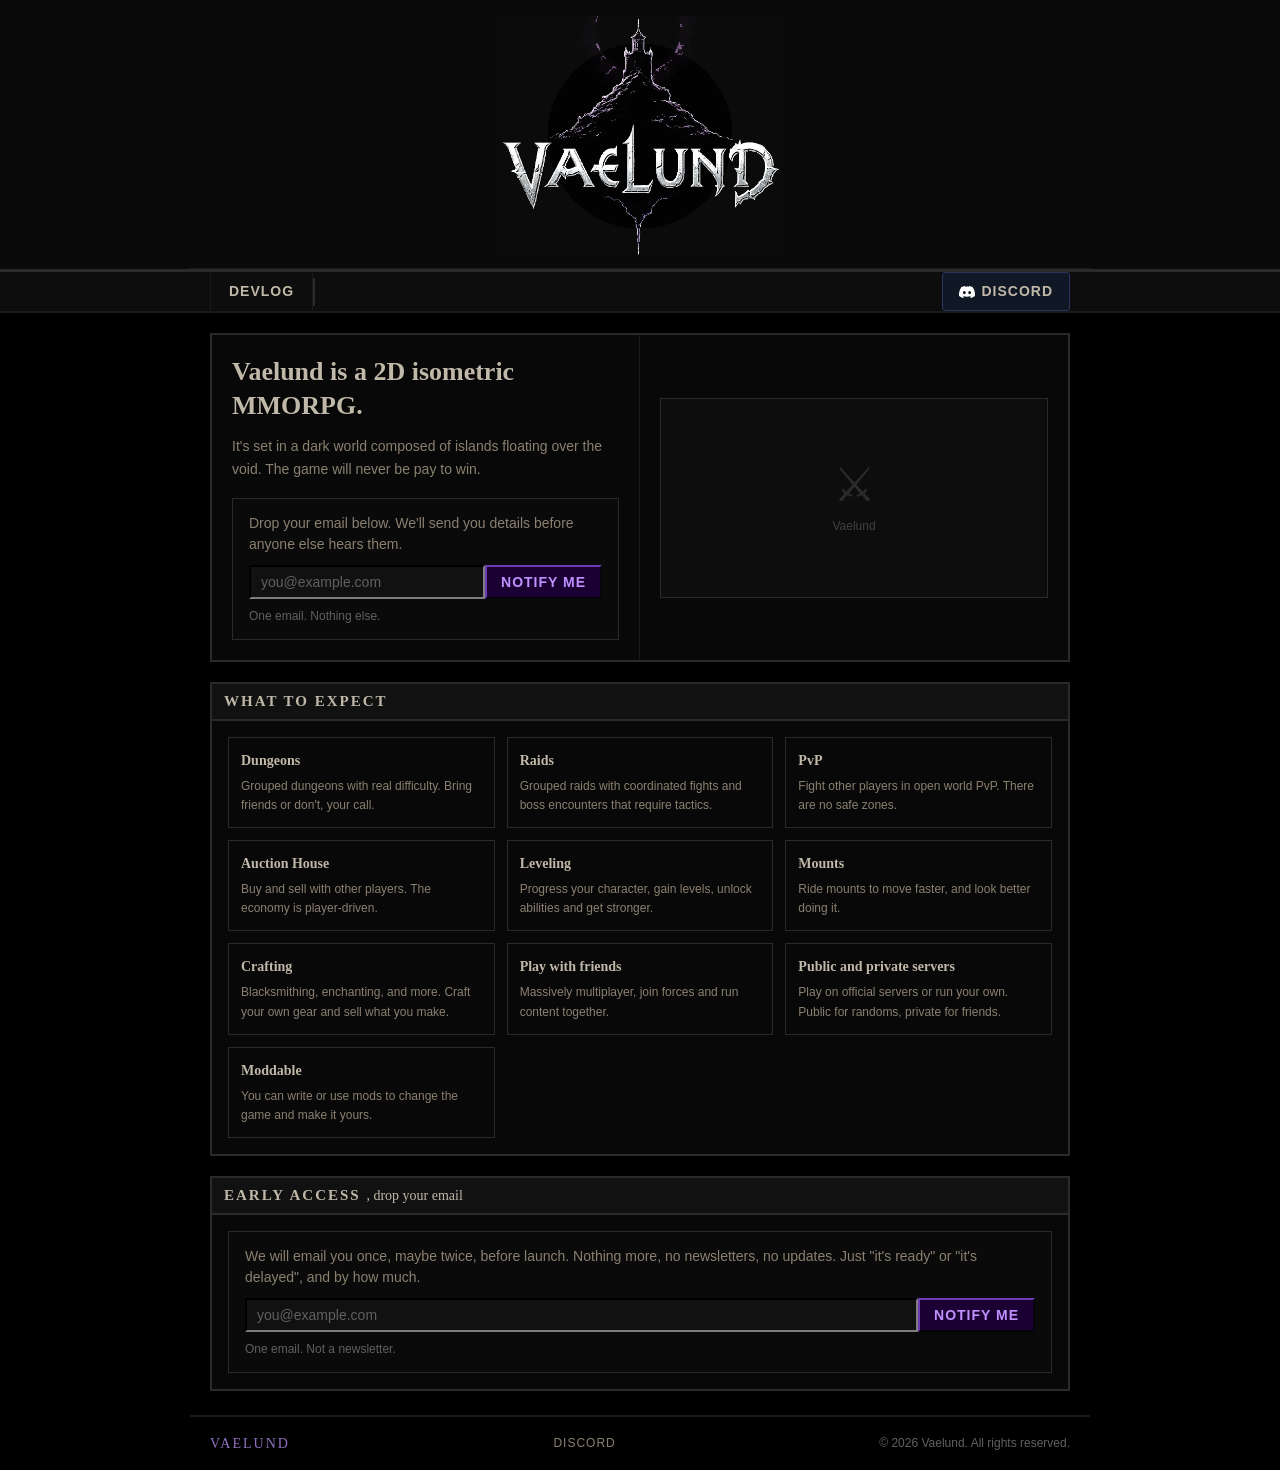
<file: index.html>
<!DOCTYPE html>
<html lang="en">
<head>
  <meta charset="utf-8">
  <meta name="viewport" content="width=device-width, initial-scale=1">
  <meta name="description" content="Vaelund, a 2D isometric MMORPG. Dungeons, raids, PvP, crafting, and more.">
  <title>Vaelund, a 2D isometric MMORPG</title>
  <link rel="icon" type="image/png" href="favicon.png">
  <link rel="stylesheet" href="static/css/style.css">
</head>
<body>

<!-- ── Ambient edge particles ──────────────────────────────── -->
<div id="edge-particles">
  <span class="edge-particle ep-l1"></span>
  <span class="edge-particle ep-l2"></span>
  <span class="edge-particle ep-l3"></span>
  <span class="edge-particle ep-l4"></span>
  <span class="edge-particle ep-l5"></span>
  <span class="edge-particle ep-l6"></span>
  <span class="edge-particle ep-l7"></span>
  <span class="edge-particle ep-l8"></span>
  <span class="edge-particle ep-r1"></span>
  <span class="edge-particle ep-r2"></span>
  <span class="edge-particle ep-r3"></span>
  <span class="edge-particle ep-r4"></span>
  <span class="edge-particle ep-r5"></span>
  <span class="edge-particle ep-r6"></span>
  <span class="edge-particle ep-r7"></span>
  <span class="edge-particle ep-r8"></span>
</div>



<!-- ── Header ─────────────────────────────────────────────── -->
<div id="header">
  <div id="header-inner">
    <a href="/" id="logo">
      <span id="logo-title">
        <span class="aura"></span>
        <span class="particle p1"></span><span class="particle p2"></span><span class="particle p3"></span><span class="particle p4"></span>
        <span class="particle p5"></span><span class="particle p6"></span><span class="particle p7"></span><span class="particle p8"></span>
        <span class="particle p9"></span><span class="particle p10"></span><span class="particle p11"></span><span class="particle p12"></span>
        <span class="sparkle-layer">
          <span class="sp sp1"></span><span class="sp sp2"></span><span class="sp sp3"></span><span class="sp sp4"></span>
          <span class="sp sp5"></span><span class="sp sp6"></span><span class="sp sp7"></span><span class="sp sp8"></span>
          <span class="sp sp9"></span><span class="sp sp10"></span><span class="sp sp11"></span><span class="sp sp12"></span>
          <span class="sp sp13"></span><span class="sp sp14"></span><span class="sp sp15"></span><span class="sp sp16"></span>
        </span>
        <img src="static/img/logo.png" alt="Vaelund" id="logo-img">
      </span>
    </a>
  </div>
</div>

<!-- ── Nav ────────────────────────────────────────────────── -->
<div id="nav">
  <div id="nav-inner">
    <a href="/devlog/" class="nav-link">Devlog</a>
    <span class="nav-sep"></span>
    <a href="https://discord.gg/zGsjYMMYqN" class="nav-link nav-discord" target="_blank" rel="noopener">
      <img src="/static/img/discord.svg" alt="Discord" class="nav-discord-icon"> Discord
    </a>
  </div>
</div>

<!-- ── Main ────────────────────────────────────────────────── -->
<div id="main">

  <!-- ── Hero ──────────────────────────────────────────── -->
  <div id="hero">
    <div id="hero-inner">
      <div id="hero-left">
        <div id="hero-title">Vaelund is a 2D isometric MMORPG.</div>
        <div id="hero-desc">
          It's set in a dark world composed of islands floating over the void.
          The game will never be pay to win.
        </div>

        <div id="email-form-wrap">
          <p>Drop your email below. We'll send you details before anyone else hears them.</p>
          <form id="email-form" novalidate>
            <div class="email-row">
              <input
                type="email"
                id="email"
                name="email"
                class="email-input"
                placeholder="you@example.com"
                autocomplete="email"
                required
              >
              <button type="submit" class="email-submit" id="submit-btn">Notify me</button>
            </div>
            <div class="email-error" id="form-error"></div>
          </form>
          <div class="email-success" id="form-success">You're on the list. We'll be in touch before launch.</div>
          <div class="email-note">One email. Nothing else.</div>
        </div>
      </div>

      <div id="hero-right">
        <div id="hero-img-placeholder">
          <span class="big">⚔</span>
          <span>Vaelund</span>
        </div>
      </div>
    </div>
  </div>

  <!-- ── Features ─────────────────────────────────────── -->
  <div id="features" class="box">
    <div class="box-title">What to expect</div>
    <div class="box-body">
      <div id="features-grid">
        <div class="feature-item">
          <h3>Dungeons</h3>
          <p>Grouped dungeons with real difficulty. Bring friends or don't, your call.</p>
        </div>
        <div class="feature-item">
          <h3>Raids</h3>
          <p>Grouped raids with coordinated fights and boss encounters that require tactics.</p>
        </div>
        <div class="feature-item">
          <h3>PvP</h3>
          <p>Fight other players in open world PvP. There are no safe zones.</p>
        </div>
        <div class="feature-item">
          <h3>Auction House</h3>
          <p>Buy and sell with other players. The economy is player-driven.</p>
        </div>
        <div class="feature-item">
          <h3>Leveling</h3>
          <p>Progress your character, gain levels, unlock abilities and get stronger.</p>
        </div>
        <div class="feature-item">
          <h3>Mounts</h3>
          <p>Ride mounts to move faster, and look better doing it.</p>
        </div>
        <div class="feature-item">
          <h3>Crafting</h3>
          <p>Blacksmithing, enchanting, and more. Craft your own gear and sell what you make.</p>
        </div>
        <div class="feature-item">
          <h3>Play with friends</h3>
          <p>Massively multiplayer, join forces and run content together.</p>
        </div>
        <div class="feature-item">
          <h3>Public and private servers</h3>
          <p>Play on official servers or run your own. Public for randoms, private for friends.</p>
        </div>
        <div class="feature-item">
          <h3>Moddable</h3>
          <p>You can write or use mods to change the game and make it yours.</p>
        </div>
      </div>
    </div>
  </div>

  <!-- ── Signup CTA ────────────────────────────────────── -->
  <div id="signup" class="box">
    <div class="box-title">Early Access <span class="accent">, drop your email</span></div>
    <div class="box-body">
      <div id="email-form-wrap">
        <p>We will email you once, maybe twice, before launch. Nothing more, no newsletters, no updates. Just "it's ready" or "it's delayed", and by how much.</p>
        <form id="email-form-2" novalidate>
          <div class="email-row">
            <input
              type="email"
              id="email2"
              name="email"
              class="email-input"
              placeholder="you@example.com"
              autocomplete="email"
              required
            >
            <button type="submit" class="email-submit">Notify me</button>
          </div>
          <div class="email-error" id="form-error-2"></div>
        </form>
        <div class="email-success" id="form-success-2">You're on the list.</div>
        <div class="email-note">One email. Not a newsletter.</div>
      </div>
    </div>
  </div>

</div>

<!-- ── Footer ─────────────────────────────────────────────── -->
<div id="footer">
  <span class="footer-brand">VAELUND</span>
  <div class="footer-links">
    <a href="https://discord.gg/zGsjYMMYqN" target="_blank" rel="noopener">Discord</a>
  </div>
  <span>© 2026 Vaelund. All rights reserved.</span>
</div>

<!-- ── Toast ─────────────────────────────────────────────── -->
<div id="toast"></div>

<!-- ── Scripts ────────────────────────────────────────────── -->
<script>
(function() {
  // Google Forms endpoint -- responses linked to Google Sheet
  var FORM_RESPONSE_URL = 'https://docs.google.com/forms/d/e/1FAIpQLSftVJ3cUbMerIn2yAtHELKcyJZci0sbXnTsOLen7eDjkcGc3A/formResponse';
  var FORM_ENTRY_ID = 'entry.1036080517';

  function showToast(msg) {
    var t = document.getElementById('toast');
    t.textContent = msg;
    t.classList.add('show');
    setTimeout(function() { t.classList.remove('show'); }, 4000);
  }

  function validateEmail(email) {
    return /^[^\s@]+@[^\s@]+\.[^\s@]+$/.test(email);
  }

  function submitForm(form, emailInput, errorEl, successEl, btn) {
    var email = emailInput.value.trim();
    errorEl.classList.remove('show');
    successEl.classList.remove('show');
    form.classList.remove('hidden');

    if (!validateEmail(email)) {
      errorEl.textContent = 'Enter a valid email address.';
      errorEl.classList.add('show');
      return;
    }

    btn.disabled = true;
    btn.textContent = 'Sending…';

    var body = FORM_ENTRY_ID + '=' + encodeURIComponent(email);
    fetch(FORM_RESPONSE_URL, {
      method: 'POST',
      mode: 'no-cors',
      headers: { 'Content-Type': 'application/x-www-form-urlencoded' },
      body: body
    })
      .then(function() {
        form.classList.add('hidden');
        successEl.classList.add('show');
        showToast("You're on the list!");
      })
      .catch(function() {
        errorEl.textContent = 'Something went wrong. Try again.';
        errorEl.classList.add('show');
        btn.disabled = false;
        btn.textContent = 'Notify me';
      });
  }

  // Main form
  var form1 = document.getElementById('email-form');
  if (form1) {
    form1.addEventListener('submit', function(e) {
      e.preventDefault();
      submitForm(
        form1,
        document.getElementById('email'),
        document.getElementById('form-error'),
        document.getElementById('form-success'),
        document.getElementById('submit-btn')
      );
    });
  }

  // Footer form
  var form2 = document.getElementById('email-form-2');
  if (form2) {
    form2.addEventListener('submit', function(e) {
      e.preventDefault();
      var btn = form2.querySelector('button[type=submit]');
      submitForm(
        form2,
        document.getElementById('email2'),
        document.getElementById('form-error-2'),
        document.getElementById('form-success-2'),
        btn
      );
    });
  }

  // Smooth scroll for nav links
  document.querySelectorAll('.nav-link[href^="#"]').forEach(function(link) {
    link.addEventListener('click', function(e) {
      var target = document.querySelector(link.getAttribute('href'));
      if (target) {
        e.preventDefault();
        target.scrollIntoView({ behavior: 'smooth', block: 'start' });
      }
    });
  });

  // Sync edge particles height to full document height
  function syncEdgeParticles() {
    var ep = document.getElementById('edge-particles');
    if (ep) ep.style.height = document.documentElement.scrollHeight + 'px';
  }
  syncEdgeParticles();
  window.addEventListener('resize', syncEdgeParticles);
})();
</script>

</body>
</html>
</file>
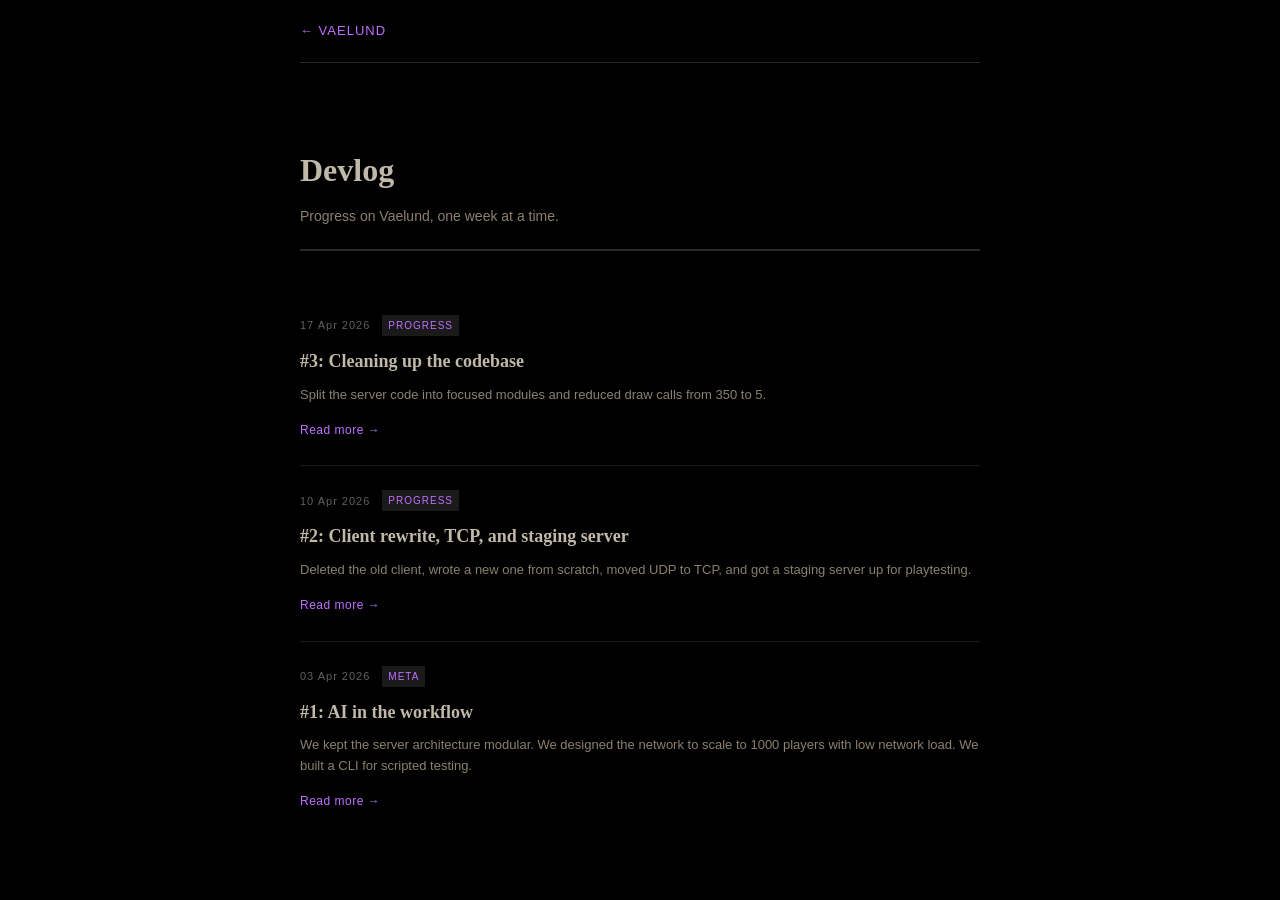
<file: devlog/index.html>
<!DOCTYPE html>
<html lang="en">
<head>
  <meta charset="utf-8">
  <meta name="viewport" content="width=device-width, initial-scale=1">
  <title>Devlog -- Vaelund</title>
  <link rel="stylesheet" href="/static/css/devlog.css">
</head>
<body>
  <nav class="devlog-nav">
    <a href="/" class="site-link">← Vaelund</a>
  </nav>
  <main class="devlog-index">
    <header class="index-header">
      <h1>Devlog</h1>
      <p>Progress on Vaelund, one week at a time.</p>
    </header>
    <div class="post-list">
      <article class="post-card">
        <div class="post-meta">
          <span class="post-date">17 Apr 2026</span>
          <span class="post-tag">progress</span>
        </div>
        <h2 class="post-title"><a href="/devlog/3-cleaning-up-the-codebase">#3: Cleaning up the codebase</a></h2>
        <p class="post-excerpt">Split the server code into focused modules and reduced draw calls from 350 to 5.</p>
        <a href="/devlog/3-cleaning-up-the-codebase" class="read-more">Read more →</a>
      </article>

      <article class="post-card">
        <div class="post-meta">
          <span class="post-date">10 Apr 2026</span>
          <span class="post-tag">progress</span>
        </div>
        <h2 class="post-title"><a href="/devlog/2-client-rewrite-tcp-and-staging-server">#2: Client rewrite, TCP, and staging server</a></h2>
        <p class="post-excerpt">Deleted the old client, wrote a new one from scratch, moved UDP to TCP, and got a staging server up for playtesting.</p>
        <a href="/devlog/2-client-rewrite-tcp-and-staging-server" class="read-more">Read more →</a>
      </article>

      <article class="post-card">
        <div class="post-meta">
          <span class="post-date">03 Apr 2026</span>
          <span class="post-tag">meta</span>
        </div>
        <h2 class="post-title"><a href="/devlog/1-ai-in-the-workflow">#1: AI in the workflow</a></h2>
        <p class="post-excerpt">We kept the server architecture modular. We designed the network to scale to 1000 players with low network load. We built a CLI for scripted testing.</p>
        <a href="/devlog/1-ai-in-the-workflow" class="read-more">Read more →</a>
      </article>

    </div>
  </main>
</body>
</html>
</file>
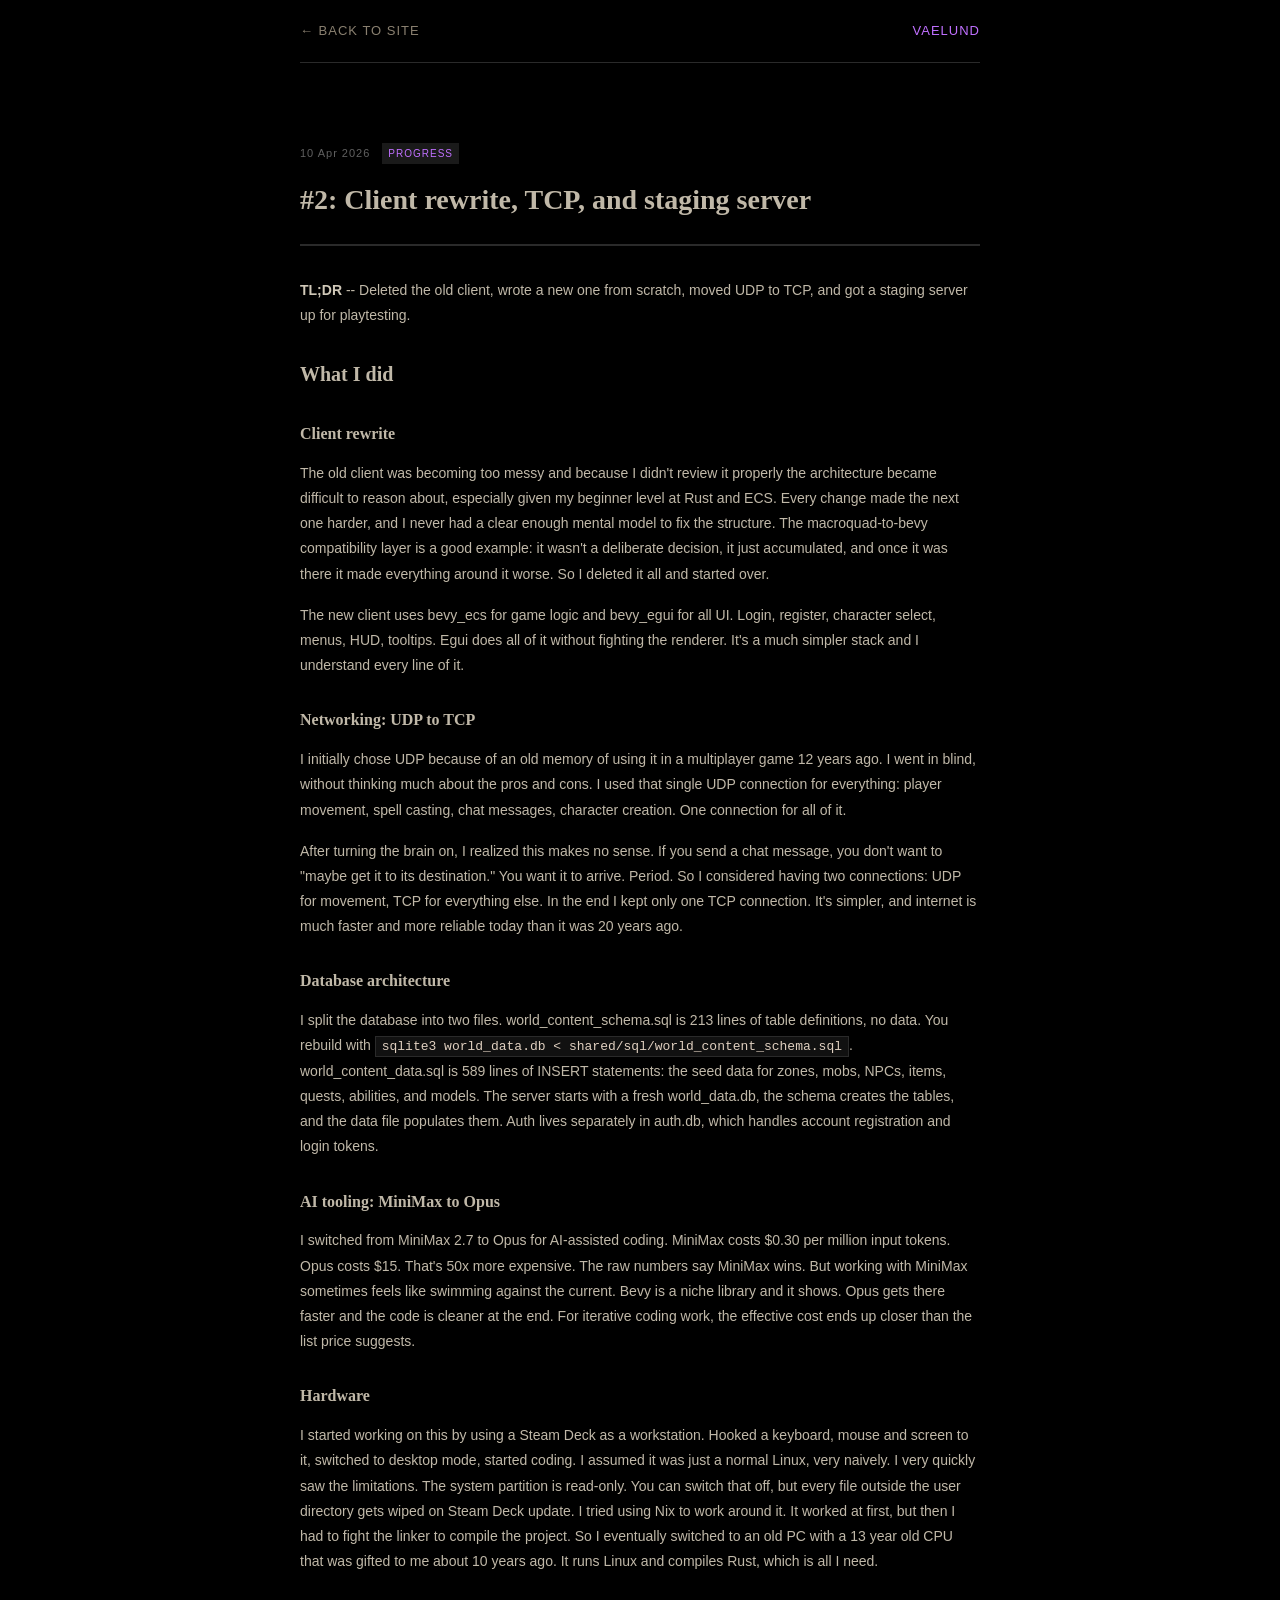
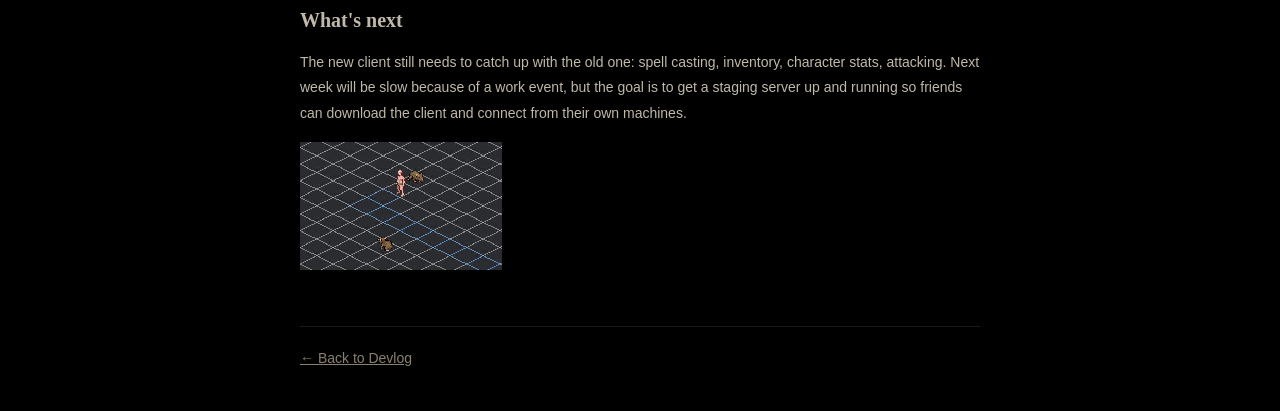
<file: devlog/2-client-rewrite-tcp-and-staging-server.html>
<!DOCTYPE html>
<html lang="en">
<head>
  <meta charset="utf-8">
  <meta name="viewport" content="width=device-width, initial-scale=1">
  <title>#2: Client rewrite, TCP, and staging server -- Vaelund Devlog</title>
  <link rel="stylesheet" href="/static/css/devlog.css">
</head>
<body>
  <nav class="devlog-nav">
    <a href="/#devlog" class="back-link">← Back to site</a>
    <a href="/" class="site-link">Vaelund</a>
  </nav>
  <main class="devlog-post">
    <header class="post-header">
      <div class="post-meta">
        <span class="post-date">10 Apr 2026</span>
        <span class="post-tag">progress</span>
      </div>
      <h1 class="post-title">#2: Client rewrite, TCP, and staging server</h1>
    </header>
    <div class="post-body">
<p><strong>TL;DR</strong> -- Deleted the old client, wrote a new one from scratch, moved UDP to TCP, and got a staging server up for playtesting.</p>
<h2>What I did</h2>
<h3>Client rewrite</h3>
<p>The old client was becoming too messy and because I didn't review it properly the architecture became difficult to reason about, especially given my beginner level at Rust and ECS. Every change made the next one harder, and I never had a clear enough mental model to fix the structure. The macroquad-to-bevy compatibility layer is a good example: it wasn't a deliberate decision, it just accumulated, and once it was there it made everything around it worse. So I deleted it all and started over.</p>
<p>The new client uses bevy_ecs for game logic and bevy_egui for all UI. Login, register, character select, menus, HUD, tooltips. Egui does all of it without fighting the renderer. It's a much simpler stack and I understand every line of it.</p>
<h3>Networking: UDP to TCP</h3>
<p>I initially chose UDP because of an old memory of using it in a multiplayer game 12 years ago. I went in blind, without thinking much about the pros and cons. I used that single UDP connection for everything: player movement, spell casting, chat messages, character creation. One connection for all of it.</p>
<p>After turning the brain on, I realized this makes no sense. If you send a chat message, you don't want to "maybe get it to its destination." You want it to arrive. Period. So I considered having two connections: UDP for movement, TCP for everything else. In the end I kept only one TCP connection. It's simpler, and internet is much faster and more reliable today than it was 20 years ago.</p>
<h3>Database architecture</h3>
<p>I split the database into two files. world_content_schema.sql is 213 lines of table definitions, no data. You rebuild with <code>sqlite3 world_data.db < shared/sql/world_content_schema.sql</code>. world_content_data.sql is 589 lines of INSERT statements: the seed data for zones, mobs, NPCs, items, quests, abilities, and models. The server starts with a fresh world_data.db, the schema creates the tables, and the data file populates them. Auth lives separately in auth.db, which handles account registration and login tokens.</p>
<h3>AI tooling: MiniMax to Opus</h3>
<p>I switched from MiniMax 2.7 to Opus for AI-assisted coding. MiniMax costs $0.30 per million input tokens. Opus costs $15. That's 50x more expensive. The raw numbers say MiniMax wins. But working with MiniMax sometimes feels like swimming against the current. Bevy is a niche library and it shows. Opus gets there faster and the code is cleaner at the end. For iterative coding work, the effective cost ends up closer than the list price suggests.</p>
<h3>Hardware</h3>
<p>I started working on this by using a Steam Deck as a workstation. Hooked a keyboard, mouse and screen to it, switched to desktop mode, started coding. I assumed it was just a normal Linux, very naively. I very quickly saw the limitations. The system partition is read-only. You can switch that off, but every file outside the user directory gets wiped on Steam Deck update. I tried using Nix to work around it. It worked at first, but then I had to fight the linker to compile the project. So I eventually switched to an old PC with a 13 year old CPU that was gifted to me about 10 years ago. It runs Linux and compiles Rust, which is all I need.</p>
<h2>What's next</h2>
<p>The new client still needs to catch up with the old one: spell casting, inventory, character stats, attacking. Next week will be slow because of a work event, but the goal is to get a staging server up and running so friends can download the client and connect from their own machines.</p>
<p><img src="/static/img/client-screenshot-1.jpg" alt="Client screenshot" style="max-width:100%;"></p>
    </div>
    <footer class="post-footer">
      <a href="/devlog/" class="back-link">← Back to Devlog</a>
    </footer>
  </main>
</body>
</html>
</file>
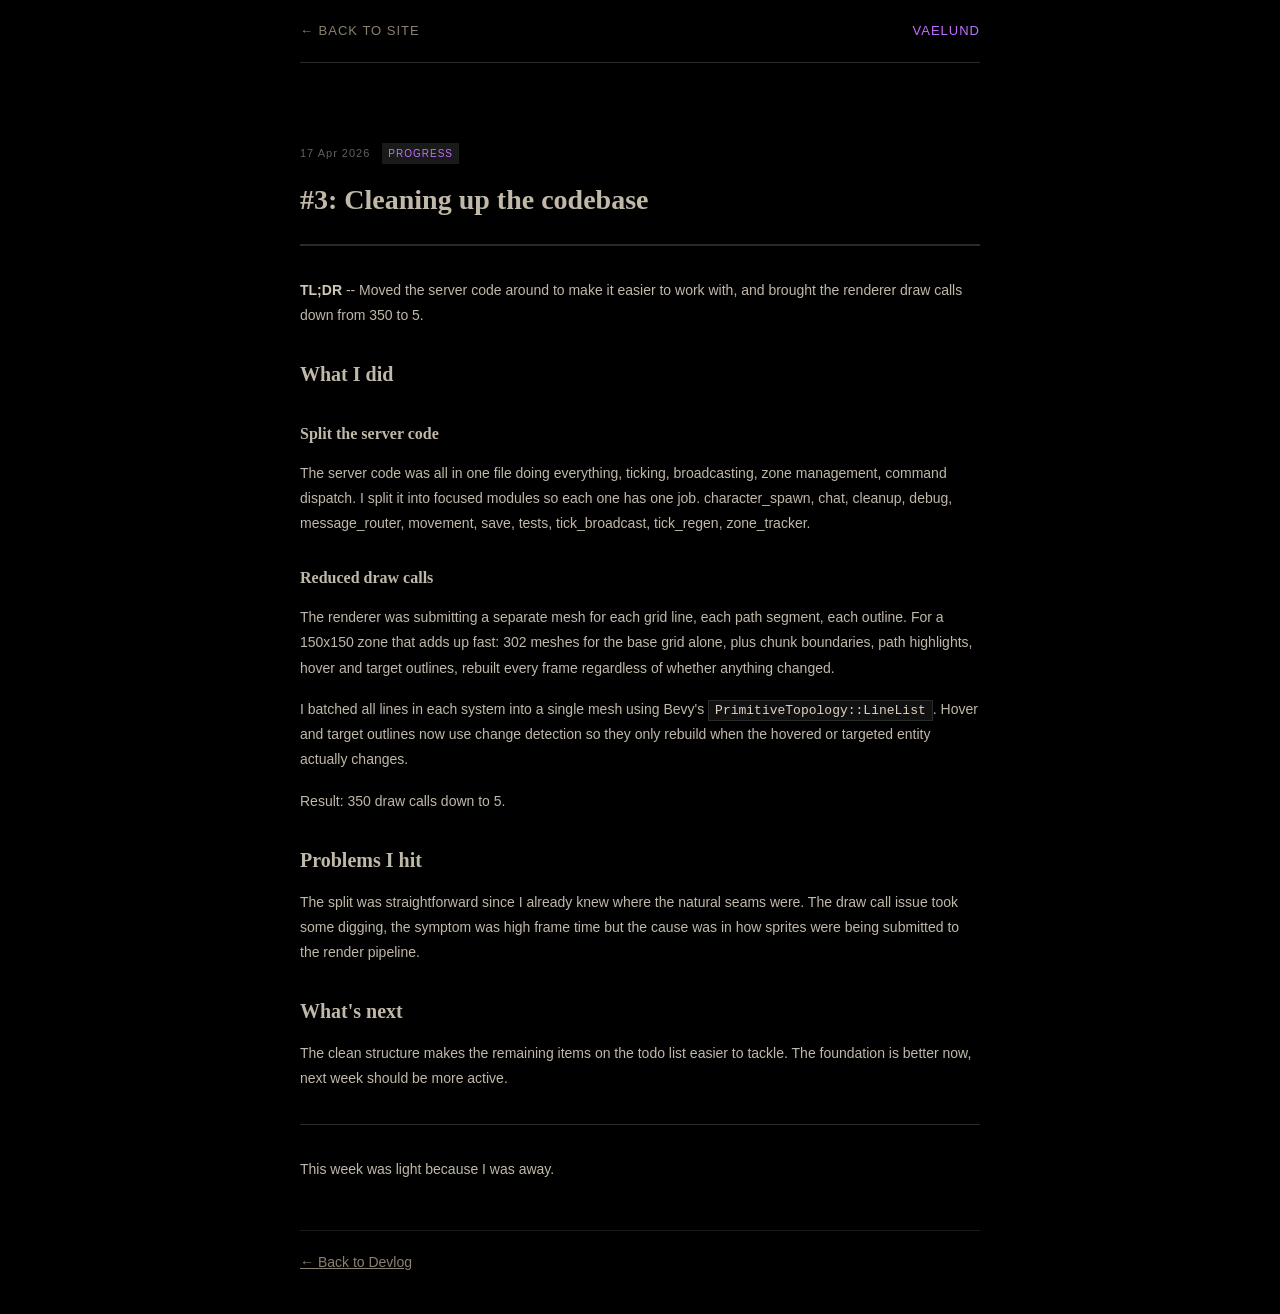
<file: devlog/3-cleaning-up-the-codebase.html>
<!DOCTYPE html>
<html lang="en">
<head>
  <meta charset="utf-8">
  <meta name="viewport" content="width=device-width, initial-scale=1">
  <title>#3: Cleaning up the codebase -- Vaelund Devlog</title>
  <link rel="stylesheet" href="/static/css/devlog.css">
</head>
<body>
  <nav class="devlog-nav">
    <a href="/#devlog" class="back-link">← Back to site</a>
    <a href="/" class="site-link">Vaelund</a>
  </nav>
  <main class="devlog-post">
    <header class="post-header">
      <div class="post-meta">
        <span class="post-date">17 Apr 2026</span>
        <span class="post-tag">progress</span>
      </div>
      <h1 class="post-title">#3: Cleaning up the codebase</h1>
    </header>
    <div class="post-body">
<p><strong>TL;DR</strong> -- Moved the server code around to make it easier to work with, and brought the renderer draw calls down from 350 to 5.</p>
<h2>What I did</h2>
<h3>Split the server code</h3>
<p>The server code was all in one file doing everything, ticking, broadcasting, zone management, command dispatch. I split it into focused modules so each one has one job. character_spawn, chat, cleanup, debug, message_router, movement, save, tests, tick_broadcast, tick_regen, zone_tracker.</p>
<h3>Reduced draw calls</h3>
<p>The renderer was submitting a separate mesh for each grid line, each path segment, each outline. For a 150x150 zone that adds up fast: 302 meshes for the base grid alone, plus chunk boundaries, path highlights, hover and target outlines, rebuilt every frame regardless of whether anything changed.</p>
<p>I batched all lines in each system into a single mesh using Bevy's <code>PrimitiveTopology::LineList</code>. Hover and target outlines now use change detection so they only rebuild when the hovered or targeted entity actually changes.</p>
<p>Result: 350 draw calls down to 5.</p>
<h2>Problems I hit</h2>
<p>The split was straightforward since I already knew where the natural seams were. The draw call issue took some digging, the symptom was high frame time but the cause was in how sprites were being submitted to the render pipeline.</p>
<h2>What's next</h2>
<p>The clean structure makes the remaining items on the todo list easier to tackle. The foundation is better now, next week should be more active.</p>
<hr>
<p>This week was light because I was away.</p>
    </div>
    <footer class="post-footer">
      <a href="/devlog/" class="back-link">← Back to Devlog</a>
    </footer>
  </main>
</body>
</html>
</file>
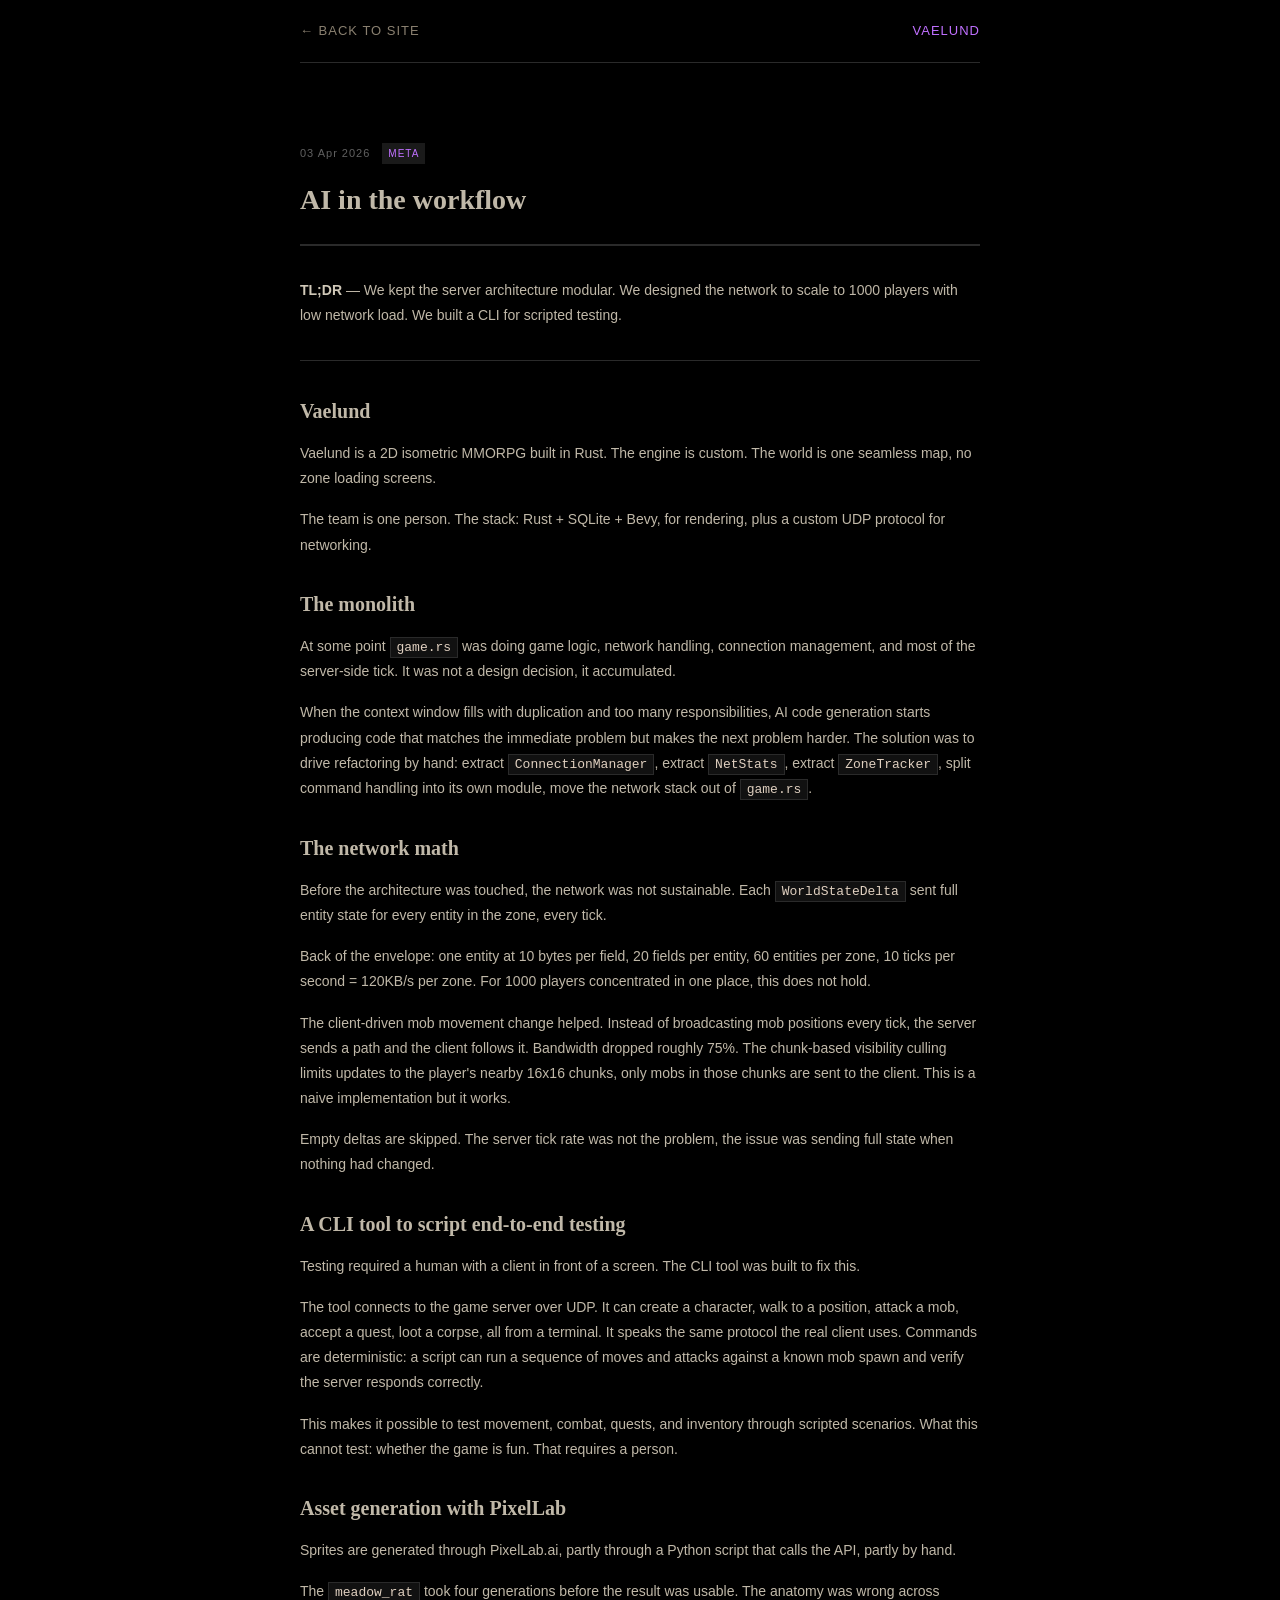
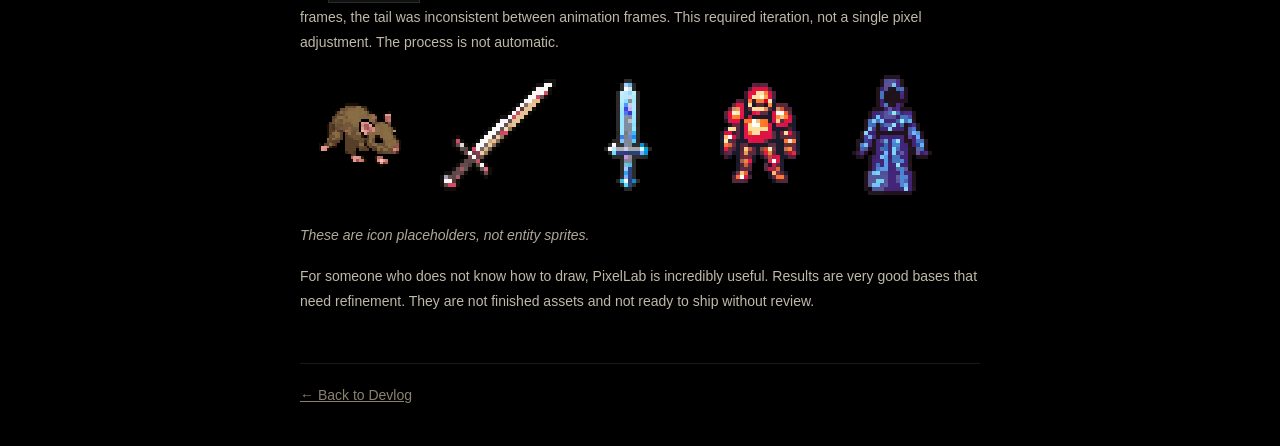
<file: devlog/ai-in-the-workflow.html>
<!DOCTYPE html>
<html lang="en">
<head>
  <meta charset="utf-8">
  <meta name="viewport" content="width=device-width, initial-scale=1">
  <title>AI in the workflow — Vaelund Devlog</title>
  <link rel="stylesheet" href="/static/css/devlog.css">
</head>
<body>
  <nav class="devlog-nav">
    <a href="/#devlog" class="back-link">← Back to site</a>
    <a href="/" class="site-link">Vaelund</a>
  </nav>
  <main class="devlog-post">
    <header class="post-header">
      <div class="post-meta">
        <span class="post-date">03 Apr 2026</span>
        <span class="post-tag">meta</span>
      </div>
      <h1 class="post-title">AI in the workflow</h1>
    </header>
    <div class="post-body">
<p><strong>TL;DR</strong> — We kept the server architecture modular. We designed the network to scale to 1000 players with low network load. We built a CLI for scripted testing.</p>
<hr>
<h2>Vaelund</h2>
<p>Vaelund is a 2D isometric MMORPG built in Rust. The engine is custom. The world is one seamless map, no zone loading screens.</p>
<p>The team is one person. The stack: Rust + SQLite + Bevy, for rendering, plus a custom UDP protocol for networking.</p>
<h2>The monolith</h2>
<p>At some point <code>game.rs</code> was doing game logic, network handling, connection management, and most of the server-side tick. It was not a design decision, it accumulated.</p>
<p>When the context window fills with duplication and too many responsibilities, AI code generation starts producing code that matches the immediate problem but makes the next problem harder. The solution was to drive refactoring by hand: extract <code>ConnectionManager</code>, extract <code>NetStats</code>, extract <code>ZoneTracker</code>, split command handling into its own module, move the network stack out of <code>game.rs</code>.</p>
<h2>The network math</h2>
<p>Before the architecture was touched, the network was not sustainable. Each <code>WorldStateDelta</code> sent full entity state for every entity in the zone, every tick.</p>
<p>Back of the envelope: one entity at 10 bytes per field, 20 fields per entity, 60 entities per zone, 10 ticks per second = 120KB/s per zone. For 1000 players concentrated in one place, this does not hold.</p>
<p>The client-driven mob movement change helped. Instead of broadcasting mob positions every tick, the server sends a path and the client follows it. Bandwidth dropped roughly 75%. The chunk-based visibility culling limits updates to the player's nearby 16x16 chunks, only mobs in those chunks are sent to the client. This is a naive implementation but it works.</p>
<p>Empty deltas are skipped. The server tick rate was not the problem, the issue was sending full state when nothing had changed.</p>
<h2>A CLI tool to script end-to-end testing</h2>
<p>Testing required a human with a client in front of a screen. The CLI tool was built to fix this.</p>
<p>The tool connects to the game server over UDP. It can create a character, walk to a position, attack a mob, accept a quest, loot a corpse, all from a terminal. It speaks the same protocol the real client uses. Commands are deterministic: a script can run a sequence of moves and attacks against a known mob spawn and verify the server responds correctly.</p>
<p>This makes it possible to test movement, combat, quests, and inventory through scripted scenarios. What this cannot test: whether the game is fun. That requires a person.</p>
<h2>Asset generation with PixelLab</h2>
<p>Sprites are generated through PixelLab.ai, partly through a Python script that calls the API, partly by hand.</p>
<p>The <code>meadow_rat</code> took four generations before the result was usable. The anatomy was wrong across frames, the tail was inconsistent between animation frames. This required iteration, not a single pixel adjustment. The process is not automatic.</p>
<p><img src="/static/img/sprites/south-east.png" alt="Meadow Rat" style="max-width:100%;"> <img src="/static/img/sprites/item_001.png" alt="Health Potion" style="max-width:100%;"> <img src="/static/img/sprites/item_010.png" alt="Leather Armor" style="max-width:100%;"> <img src="/static/img/sprites/item_030.png" alt="Iron Sword" style="max-width:100%;"> <img src="/static/img/sprites/item_052.png" alt="Archon's Sigil" style="max-width:100%;"></p>
<p><em>These are icon placeholders, not entity sprites.</em></p>
<p>For someone who does not know how to draw, PixelLab is incredibly useful. Results are very good bases that need refinement. They are not finished assets and not ready to ship without review.</p>
    </div>
    <footer class="post-footer">
      <a href="/devlog/" class="back-link">← Back to Devlog</a>
    </footer>
  </main>
</body>
</html>
</file>
<file: static/css/style.css>
/* ═══════════════════════════════════════════════════════════
   VAELUND -- Old-school Blizzard aesthetic, 2004 edition
   ═══════════════════════════════════════════════════════════ */

* { box-sizing: border-box; margin: 0; padding: 0; }

body {
  background: #000;
  color: #c0b8a8;
  font-family: Verdana, Geneva, sans-serif;
  font-size: 14px;
  line-height: 1.5;
  overflow-x: hidden;
}

/* ── Ambient edge particles ──────────────────────────────── */

#edge-particles {
  position: absolute;
  top: 0;
  left: 0;
  width: 100vw;
  height: 100vh;
  pointer-events: none;
  z-index: 0;
  overflow: visible;
}

.edge-particle {
  position: absolute;
  width: 3px;
  height: 3px;
  border-radius: 50%;
  background: #80d0ff;
  box-shadow: 0 0 6px #80d0ff, 0 0 12px rgba(0, 200, 255, 0.6);
  opacity: 0;
  animation: float-up linear infinite;
}

/* Left edge -- distributed top to bottom */
.ep-l1  { left: 3%;   top: 5%;  animation-duration: 8s;  animation-delay: 0s;    }
.ep-l2  { left: 7%;   top: 20%; animation-duration: 11s; animation-delay: 1.2s;  }
.ep-l3  { left: 4%;   top: 35%; animation-duration: 9s;  animation-delay: 2.5s;  }
.ep-l4  { left: 6%;   top: 50%; animation-duration: 13s; animation-delay: 0.8s;  }
.ep-l5  { left: 2%;   top: 65%; animation-duration: 10s; animation-delay: 3.1s;  }
.ep-l6  { left: 8%;   top: 80%; animation-duration: 7s;  animation-delay: 1.7s;  }
.ep-l7  { left: 5%;   top: 90%; animation-duration: 12s; animation-delay: 4s;    }
.ep-l8  { left: 3.5%; top: 95%; animation-duration: 9s;  animation-delay: 2.1s;  }

/* Right edge */
.ep-r1  { right: 3%;   top: 8%;  animation-duration: 9s;  animation-delay: 0.5s;  }
.ep-r2  { right: 7%;   top: 22%; animation-duration: 12s; animation-delay: 1.8s; }
.ep-r3  { right: 5%;   top: 38%; animation-duration: 8s;  animation-delay: 3.2s; }
.ep-r4  { right: 4%;   top: 52%; animation-duration: 11s; animation-delay: 0.3s; }
.ep-r5  { right: 6%;   top: 68%; animation-duration: 10s; animation-delay: 2.2s; }
.ep-r6  { right: 2%;   top: 82%; animation-duration: 7s;  animation-delay: 4.5s; }
.ep-r7  { right: 8%;   top: 92%; animation-duration: 13s; animation-delay: 1.1s; }
.ep-r8  { right: 3.5%; top: 97%; animation-duration: 9s;  animation-delay: 2.8s; }

@keyframes float-up {
  0%   { transform: translateY(0)     scale(0.5); opacity: 0; }
  5%   { opacity: 0.7; transform: translateY(-20px) scale(1); }
  80%  { opacity: 0.5; }
  100% { transform: translateY(-105vh) scale(0.3); opacity: 0; }
}

/* ── Links ───────────────────────────────────────────────── */

a { color: #c0b8a8; text-decoration: none; }
a:hover { color: #c0b8a8; }
a:visited { color: #8a8070; }

#logo:hover { text-decoration: none; }

/* ── Header bar ──────────────────────────────────────────── */

#header {
  background: #0a0a0a;
  border-bottom: 3px solid #2a2a2a;
  padding: 0;
  text-align: center;
  position: relative;
  z-index: 200;
}

#header-inner {
  max-width: 900px;
  margin: 0 auto;
  padding: 12px 20px 8px;
  border-bottom: 1px solid #1a1a1a;
  position: relative;
}

#logo {
  display: block;
  margin: 0 auto 4px;
  text-align: center;
  position: relative;
}

#logo:hover #logo-title {
  text-decoration: none;
}

#logo-img {
  height: 240px;
  width: auto;
  display: block;
  margin: 0 auto;
  position: relative;
  z-index: 10;
}

#logo-title {
  font-family: Georgia, 'Times New Roman', serif;
  font-size: 34px;
  font-weight: bold;
  color: #c070ff;
  letter-spacing: 4px;
  text-shadow: 2px 2px 0 #000, 0 0 15px rgba(0, 200, 255, 0.6);
  margin-top: 4px;
  display: block;
  position: relative;
  z-index: 50;
}

/* ── Logo hover glow + particles ───────────────────────── */

#logo-title {
  font-family: Georgia, 'Times New Roman', serif;
  font-size: 34px;
  font-weight: bold;
  color: #c070ff;
  letter-spacing: 4px;
  text-shadow: 2px 2px 0 #000, 0 0 10px rgba(0, 200, 255, 0.5);
  margin-top: 4px;
  display: block;
  position: relative;
  transition: filter 0.2s;
}

/* === Background aura === */
#logo-title .aura {
  position: absolute;
  left: 50%;
  top: 50%;
  width: 0;
  height: 0;
  border-radius: 50%;
  background: radial-gradient(circle, rgba(160, 0, 255, 0.5) 0%, rgba(120, 0, 200, 0.2) 40%, rgba(80, 0, 160, 0.05) 60%, transparent 80%);
  transform: translate(-50%, -50%);
  pointer-events: none;
  z-index: -2;
  transition: width 0.3s, height 0.3s, opacity 0.3s;
  opacity: 0;
}

/* === Orbiting ring === */
/* 6 dots on an ellipse */
/* Position dots on ellipse ring */
/* === Sparkle floating layer === */
#logo-title .sparkle-layer {
  position: absolute;
  left: 50%;
  top: 50%;
  width: 0;
  height: 0;
  pointer-events: none;
  z-index: -1;
  opacity: 0;
  transition: opacity 0.3s;
}

/* === 16 floating sparkle dots === */
#logo-title .sp {
  position: absolute;
  width: 3px;
  height: 3px;
  border-radius: 50%;
  background: #c070ff;
  box-shadow: 0 0 4px #c070ff, 0 0 8px rgba(192, 112, 255, 0.8);
  opacity: 0;
  pointer-events: none;
}

/* === 12 orbiting particles === */
#logo-title .particle {
  position: absolute;
  left: 50%;
  top: 50%;
  width: 4px;
  height: 4px;
  border-radius: 50%;
  background: #c070ff;
  box-shadow: 0 0 8px #c070ff, 0 0 16px rgba(192, 112, 255, 1);
  opacity: 0;
  pointer-events: none;
  z-index: -1;
}

/* Particles scattered at various positions */
#logo-title .p1  { transform: translate(-50%,-50%) translateX(60px)  translateY(-30px); }
#logo-title .p2  { transform: translate(-50%,-50%) translateX(80px)  translateY(10px); }
#logo-title .p3  { transform: translate(-50%,-50%) translateX(50px)  translateY(40px); }
#logo-title .p4  { transform: translate(-50%,-50%) translateX(-60px) translateY(-30px); }
#logo-title .p5  { transform: translate(-50%,-50%) translateX(-80px) translateY(10px); }
#logo-title .p6  { transform: translate(-50%,-50%) translateX(-50px) translateY(40px); }
#logo-title .p7  { transform: translate(-50%,-50%) translateX(30px)  translateY(-70px); }
#logo-title .p8  { transform: translate(-50%,-50%) translateX(-30px) translateY(-70px); }
#logo-title .p9  { transform: translate(-50%,-50%) translateX(70px)  translateY(-60px); }
#logo-title .p10 { transform: translate(-50%,-50%) translateX(-70px) translateY(-60px); }
#logo-title .p11 { transform: translate(-50%,-50%) translateX(20px)  translateY(60px); }
#logo-title .p12 { transform: translate(-50%,-50%) translateX(-20px) translateY(60px); }

/* === Keyframes === */

to   { transform: translate(-50%, -50%) rotate(360deg); }
}

30%  { opacity: 1;   transform: translateX(-50%) translateY(-90px) scale(1.3); }
  70%  { opacity: 0.8; transform: translateX(-50%) translateY(-90px) scale(1); }
  100% { opacity: 0;   transform: translateX(-50%) translateY(-90px) scale(0.5); }
}

/* Aura expansion */
@keyframes aura-grow {
  0%   { width: 0;     height: 0;     opacity: 0; }
  30%  { opacity: 1; }
  100% { width: 400px; height: 400px; opacity: 0.6; }
}

/* Particle flicker-in and drift */
@keyframes particle-flicker {
  0%   { opacity: 0;   transform: translate(-50%,-50%) scale(0); }
  15%  { opacity: 1;   transform: translate(-50%,-50%) scale(1.2); }
  85%  { opacity: 0.8; transform: translate(-50%,-50%) scale(1); }
  100% { opacity: 0;   transform: translate(-50%,-50%) scale(0.5); }
}

/* Sparkle float up */
@keyframes sparkle-float {
  0%   { transform: translateY(0)     scale(0); opacity: 0; }
  15%  { transform: translateY(-10px) scale(1); opacity: 1; }
  85%  { transform: translateY(-80px) scale(0.8); opacity: 0.6; }
  100% { transform: translateY(-100px) scale(0); opacity: 0; }
}

/* Hardcore glow pulse -- layered cyan/violet text-shadow */
@keyframes glow-hardcore {
  0%, 100% {
    text-shadow:
      0 0 5px  #fff,
      0 0 10px #80d0ff,
      0 0 20px #80d0ff,
      0 0 40px #00b4ff,
      0 0 70px #00b4ff,
      0 0 100px #0070ff,
      0 0 140px #0070ff,
      0 0 200px #0040c0,
      0 0 280px #002080;
    filter: brightness(1);
  }
  50% {
    text-shadow:
      0 0 5px  #fff,
      0 0 15px #a0e8ff,
      0 0 30px #80d0ff,
      0 0 60px #00d0ff,
      0 0 100px #00b4ff,
      0 0 150px #0080ff,
      0 0 220px #0060ff,
      0 0 320px #0040c0,
      0 0 420px #002080;
    filter: brightness(1.5);
  }
}

/* === HOVER STATE === */
#logo:hover #logo-title {
  animation: glow-hardcore 1.8s ease-in-out infinite;
  text-decoration: none;
}

#logo:hover #logo-title .aura {
  animation: aura-grow 2.5s ease-out infinite;
}

#logo:hover #logo-title .particle {
  animation: particle-flicker 2s ease-in-out infinite;
}

#logo:hover #logo-title .p1  { animation-delay: 0s; }
#logo:hover #logo-title .p2  { animation-delay: 0.17s; }
#logo:hover #logo-title .p3  { animation-delay: 0.34s; }
#logo:hover #logo-title .p4  { animation-delay: 0.51s; }
#logo:hover #logo-title .p5  { animation-delay: 0.68s; }
#logo:hover #logo-title .p6  { animation-delay: 0.85s; }
#logo:hover #logo-title .p7  { animation-delay: 1.02s; }
#logo:hover #logo-title .p8  { animation-delay: 1.19s; }
#logo:hover #logo-title .p9  { animation-delay: 1.36s; }
#logo:hover #logo-title .p10 { animation-delay: 1.53s; }
#logo:hover #logo-title .p11 { animation-delay: 1.7s; }
#logo:hover #logo-title .p12 { animation-delay: 1.87s; }

#logo:hover #logo-title .sparkle-layer {
  animation: sparkle-layer-appear 2s ease-in-out infinite;
}

@keyframes sparkle-layer-appear {
  0%, 100% { opacity: 0; }
  50%       { opacity: 1; }
}

#logo:hover #logo-title .sp {
  animation: sparkle-float 3s ease-in-out infinite;
}
#logo:hover #logo-title .sp1  { animation-delay: 0s;     }
#logo:hover #logo-title .sp2  { animation-delay: 0.19s; }
#logo:hover #logo-title .sp3  { animation-delay: 0.38s; }
#logo:hover #logo-title .sp4  { animation-delay: 0.57s; }
#logo:hover #logo-title .sp5  { animation-delay: 0.76s; }
#logo:hover #logo-title .sp6  { animation-delay: 0.95s; }
#logo:hover #logo-title .sp7  { animation-delay: 1.14s; }
#logo:hover #logo-title .sp8  { animation-delay: 1.33s; }
#logo:hover #logo-title .sp9  { animation-delay: 1.52s; }
#logo:hover #logo-title .sp10 { animation-delay: 1.71s; }
#logo:hover #logo-title .sp11 { animation-delay: 1.9s;  }
#logo:hover #logo-title .sp12 { animation-delay: 2.09s; }
#logo:hover #logo-title .sp13 { animation-delay: 2.28s; }
#logo:hover #logo-title .sp14 { animation-delay: 2.47s; }
#logo:hover #logo-title .sp15 { animation-delay: 2.66s; }
#logo:hover #logo-title .sp16 { animation-delay: 2.85s; }

/* Stagger the sparkle positions */
#logo:hover #logo-title .sp1  { left: 40px;  top: 20px;  }
#logo:hover #logo-title .sp2  { left: -30px; top: 10px;  }
#logo:hover #logo-title .sp3  { left: 60px;  top: -10px; }
#logo:hover #logo-title .sp4  { left: -50px; top: -20px; }
#logo:hover #logo-title .sp5  { left: 20px;  top: -30px; }
#logo:hover #logo-title .sp6  { left: -20px; top: 30px;  }
#logo:hover #logo-title .sp7  { left: 70px;  top: 0px;   }
#logo:hover #logo-title .sp8  { left: -65px; top: 5px;   }
#logo:hover #logo-title .sp9  { left: 35px;  top: -40px; }
#logo:hover #logo-title .sp10 { left: -35px; top: -40px; }
#logo:hover #logo-title .sp11 { left: 10px;  top: 40px;  }
#logo:hover #logo-title .sp12 { left: -10px; top: 45px;  }
#logo:hover #logo-title .sp13 { left: 50px;  top: 15px;  }
#logo:hover #logo-title .sp14 { left: -55px; top: -10px; }
#logo:hover #logo-title .sp15 { left: 0px;   top: -50px; }
#logo:hover #logo-title .sp16 { left: -60px; top: 25px;  }


#logo-tagline {
  font-family: Georgia, serif;
  font-size: 14px;
  color: #8a8070;
  letter-spacing: 2px;
  margin-top: 2px;
  display: block;
}

/* ── Nav ────────────────────────────────────────────────── */

#nav {
  background: #0d0d0d;
  border-bottom: 2px solid #1a1a1a;
  padding: 0;
  text-align: center;
}

#nav-inner {
  max-width: 900px;
  margin: 0 auto;
  padding: 0 20px;
  display: flex;
  align-items: center;
  justify-content: center;
  gap: 0;
}

.nav-sep {
  display: inline-block;
  width: 2px;
  height: 28px;
  background: #2a2a2a;
  vertical-align: middle;
}

.nav-link {
  display: inline-block;
  padding: 8px 18px;
  color: #c0b8a8;
  font-size: 14px;
  font-weight: bold;
  letter-spacing: 1px;
  text-transform: uppercase;
  border-right: 1px solid #1a1a1a;
  background: #0d0d0d;
  cursor: pointer;
}

.nav-link:first-child {
  border-left: 1px solid #1a1a1a;
}

.nav-link:hover {
  background: #111111;
  color: #80d0ff;
  text-decoration: none;
}

.nav-link.active {
  background: #111111;
  color: #80d0ff;
}

.nav-discord {
  margin-left: auto;
  padding: 8px 16px;
  border-left: 1px solid #1a1a1a;
  border-right: none;
  display: flex;
  align-items: center;
  gap: 6px;
  background: #111825;
  border: 1px solid #2a3560;
  border-radius: 3px;
}

.nav-discord:hover {
  background: #1a2040;
  border-color: #4a60a0;
}
.nav-discord-icon {
  height: 16px;
  width: auto;
  vertical-align: middle;
  filter: invert(1);
}

/* ── Main ────────────────────────────────────────────────── */

#main {
  max-width: 900px;
  margin: 0 auto;
  position: relative;
  z-index: 10;
  padding: 0 20px;
}

/* ── Section boxes ───────────────────────────────────────── */

.box {
  border: 2px solid #2a2a2a;
  margin: 20px 0;
  background: #080808;
}

.box-title {
  background: #111;
  border-bottom: 2px solid #2a2a2a;
  padding: 6px 12px;
  font-family: Georgia, serif;
  font-size: 15px;
  font-weight: bold;
  color: #c0b8a8;
  letter-spacing: 2px;
  text-transform: uppercase;
}

.box-title .accent {
  color: #c0b8a8;
  font-weight: normal;
  font-size: 14px;
  letter-spacing: 0;
  text-transform: none;
}

.box-body {
  padding: 16px;
}

/* ── Hero section ─────────────────────────────────────────── */

#hero {
  border: 2px solid #2a2a2a;
  margin: 20px 0;
  background: #080808;
}

#hero-inner {
  display: table;
  width: 100%;
}

#hero-left {
  display: table-cell;
  width: 50%;
  padding: 20px;
  vertical-align: top;
  border-right: 1px solid #1a1a1a;
}

#hero-right {
  display: table-cell;
  width: 50%;
  padding: 20px;
  vertical-align: middle;
  text-align: center;
}

#hero-title {
  font-family: Georgia, 'Times New Roman', serif;
  font-size: 26px;
  font-weight: bold;
  color: #c0b8a8;
  line-height: 1.3;
  margin-bottom: 12px;
  text-shadow: 1px 1px 0 #000;
}

#hero-desc {
  font-size: 14px;
  color: #8a8070;
  line-height: 1.7;
  margin-bottom: 16px;
}

#hero-lore {
  font-family: Georgia, serif;
  font-size: 14px;
  font-style: italic;
  color: #8a8070;
  border-left: 3px solid #3a1a4a;
  padding-left: 10px;
  margin-top: 12px;
  line-height: 1.7;
}

#hero-img-placeholder {
  width: 100%;
  height: 200px;
  background: #0d0d0d;
  border: 1px solid #2a2a2a;
  display: flex;
  flex-direction: column;
  align-items: center;
  justify-content: center;
  gap: 8px;
  color: #404040;
  font-size: 12px;
}

#hero-img-placeholder .big {
  font-size: 48px;
  line-height: 1;
  filter: hue-rotate(260deg) saturate(2);
  opacity: 0.6;
}

/* ── Buttons ──────────────────────────────────────────────── */

.btn {
  display: inline-block;
  padding: 8px 16px;
  font-family: Verdana, sans-serif;
  font-size: 14px;
  font-weight: bold;
  text-transform: uppercase;
  letter-spacing: 1px;
  cursor: pointer;
  border: 2px outset #2a2a2a;
  background: #111111;
  color: #80d0ff;
  text-align: center;
}

.btn:hover {
  background: #111111;
  color: #a0d8ff;
  text-decoration: none;
}

.btn:active {
  border-style: inset;
  background: #111111;
}

.btn-primary {
  background: #1a0033;
  border-color: #4a2080;
  color: #c090ff;
}

.btn-primary:hover {
  background: #2a0050;
  color: #d8b0ff;
}

.btn-primary:active {
  background: #100022;
}

/* ── Email form ───────────────────────────────────────────── */

#email-form-wrap {
  border: 1px solid #2a2a2a;
  background: #0a0a0a;
  padding: 14px 16px;
}

#email-form-wrap p {
  font-size: 14px;
  color: #8a8070;
  margin-bottom: 10px;
  line-height: 1.5;
}

.email-row {
  display: flex;
  gap: 0;
  align-items: stretch;
}

.email-input {
  flex: 1;
  padding: 7px 10px;
  background: #111;
  border: 2px inset #2a2a2a;
  color: #c0b8a8;
  font-family: Verdana, sans-serif;
  font-size: 14px;
  min-width: 0;
}

.email-input:focus {
  outline: none;
  border-color: #4a2060;
  background: #111111;
}

.email-input::placeholder {
  color: #606060;
}

.email-submit {
  padding: 7px 14px;
  border: 2px outset #3a2060;
  background: #1a0033;
  color: #c090ff;
  font-family: Verdana, sans-serif;
  font-size: 14px;
  font-weight: bold;
  text-transform: uppercase;
  letter-spacing: 1px;
  cursor: pointer;
  white-space: nowrap;
}

.email-submit:hover {
  background: #2a0050;
  color: #d8b0ff;
}

.email-submit:active {
  border-style: inset;
  background: #100022;
}

.email-submit:disabled {
  opacity: 0.5;
  cursor: not-allowed;
}

.email-error {
  color: #c04040;
  font-size: 12px;
  margin-top: 6px;
  display: none;
}

.email-error.show {
  display: block;
}

.email-success {
  color: #60a060;
  font-size: 14px;
  margin-top: 8px;
  display: none;
}

.email-success.show {
  display: block;
}

.email-note {
  font-size: 12px;
  color: #606060;
  margin-top: 8px;
}

/* ── Features grid ────────────────────────────────────────── */

#features-grid {
  display: grid;
  grid-template-columns: 1fr 1fr 1fr;
  gap: 12px;
}

.feature-item {
  border: 1px solid #2a2a2a;
  background: #080808;
  padding: 12px;
}

.feature-item h3 {
  font-family: Georgia, serif;
  font-size: 14px;
  color: #c0b8a8;
  margin-bottom: 6px;
  font-weight: bold;
}

.feature-item p {
  font-size: 12px;
  color: #8a8070;
  line-height: 1.6;
}

/* ── Devlog ───────────────────────────────────────────────── */

#devlog-grid {
  display: flex;
  flex-direction: column;
  gap: 0;
}

.devlog-post {
  border-bottom: 1px solid #1a1a1a;
  padding: 16px 0;
}

.devlog-post:last-child {
  border-bottom: none;
}

.devlog-meta {
  display: flex;
  align-items: center;
  gap: 12px;
  margin-bottom: 8px;
}

.devlog-date {
  font-size: 11px;
  color: #606060;
  letter-spacing: 1px;
}

.devlog-tag {
  font-size: 10px;
  padding: 2px 6px;
  background: #1a1a1a;
  color: #c070ff;
  letter-spacing: 1px;
  text-transform: uppercase;
}

.devlog-title {
  font-family: Georgia, serif;
  font-size: 15px;
  color: #c0b8a8;
  font-weight: bold;
  margin-bottom: 6px;
}

.devlog-excerpt {
  font-size: 12px;
  color: #8a8070;
  line-height: 1.6;
}

/* ── Footer ───────────────────────────────────────────────── */

#footer {
  max-width: 900px;
  margin: 24px auto 0;
  padding: 16px 20px;
  border-top: 2px solid #1a1a1a;
  position: relative;
  z-index: 10;
  display: flex;
  justify-content: space-between;
  align-items: center;
  color: #606060;
  font-size: 12px;
}

#footer a { color: #8a8070; }
#footer a:hover { color: #80d0ff; }

.footer-brand {
  font-family: Georgia, serif;
  font-size: 14px;
  color: #9070c0;
  letter-spacing: 2px;
}

.footer-links {
  display: flex;
  gap: 16px;
}

.footer-links a {
  font-size: 12px;
  text-transform: uppercase;
  letter-spacing: 1px;
}

/* ── Toast ────────────────────────────────────────────────── */

#toast {
  position: absolute;
  bottom: 20px;
  left: 50%;
  transform: translateX(-50%);
  background: #1a0033;
  border: 2px solid #4a2080;
  color: #c090ff;
  padding: 8px 20px;
  font-size: 14px;
  z-index: 1000;
  display: none;
  white-space: nowrap;
}

#toast.show {
  display: block;
}

/* ── Responsive ─── */

@media (max-width: 700px) {
  #logo-img {
    height: 140px;
  }

  #header-inner {
    padding: 10px 12px 6px;
  }

  #nav-inner {
    flex-wrap: wrap;
    gap: 0;
    padding: 0 8px;
  }

  .nav-link {
    padding: 8px 10px;
    font-size: 12px;
    letter-spacing: 0;
  }

  .nav-sep {
    display: none;
  }

  #hero {
    padding: 20px 12px;
  }

  #hero-inner {
    display: block;
  }

  #hero-left, #hero-right {
    display: block;
    width: 100%;
    border-right: none;
    border-bottom: 1px solid #1a1a1a;
    padding: 0 0 20px;
  }

  #features-grid {
    grid-template-columns: 1fr;
    gap: 12px;
  }

  #cta-section {
    padding: 30px 12px;
  }

  .cta-inner {
    padding: 0;
  }

  .form-row {
    flex-direction: column;
    gap: 8px;
  }

  .form-row input {
    width: 100%;
  }

  .footer-inner {
    padding: 20px 12px;
  }

  #devlog-grid {
    gap: 0;
  }

  .devlog-post {
    padding: 12px 0;
  }
}

.hidden { display: none !important; }
</file>
<file: static/css/devlog.css>
/* ═══════════════════════════════════════════════════════════
   VAELUND DEVLOG -- Standalone post and index pages
   ═══════════════════════════════════════════════════════════ */

* { box-sizing: border-box; margin: 0; padding: 0; }

body {
  background: #000;
  color: #c0b8a8;
  font-family: Verdana, Geneva, sans-serif;
  font-size: 14px;
  line-height: 1.7;
  max-width: 720px;
  margin: 0 auto;
  padding: 0 20px;
}

/* ── Nav ───────────────────────────────────────────────── */

.devlog-nav {
  display: flex;
  justify-content: space-between;
  align-items: center;
  padding: 20px 0;
  border-bottom: 1px solid #2a2a2a;
  margin-bottom: 40px;
}

.devlog-nav a {
  color: #8a8070;
  text-decoration: none;
  font-size: 13px;
  letter-spacing: 1px;
  text-transform: uppercase;
}

.devlog-nav a:hover {
  color: #c070ff;
}

.back-link {
  color: #8a8070 !important;
}

.site-link {
  color: #c070ff !important;
}

/* ── Index ──────────────────────────────────────────────── */

.devlog-index {
  padding: 40px 0;
}

.index-header {
  margin-bottom: 40px;
  padding-bottom: 20px;
  border-bottom: 2px solid #2a2a2a;
}

.index-header h1 {
  font-family: Georgia, serif;
  font-size: 32px;
  color: #c0b8a8;
  margin-bottom: 8px;
  font-weight: bold;
}

.index-header p {
  color: #8a8070;
  font-size: 14px;
}

.post-list {
  display: flex;
  flex-direction: column;
  gap: 0;
}

.post-card {
  padding: 24px 0;
  border-bottom: 1px solid #1a1a1a;
}

.post-card:last-child {
  border-bottom: none;
}

.post-meta {
  display: flex;
  align-items: center;
  gap: 12px;
  margin-bottom: 10px;
}

.post-date {
  font-size: 11px;
  color: #606060;
  letter-spacing: 1px;
}

.post-tag {
  font-size: 10px;
  padding: 2px 6px;
  background: #1a1a1a;
  color: #c070ff;
  letter-spacing: 1px;
  text-transform: uppercase;
}

.post-title {
  font-family: Georgia, serif;
  font-size: 18px;
  color: #c0b8a8;
  font-weight: bold;
  margin-bottom: 8px;
}

.post-title a {
  color: #c0b8a8;
  text-decoration: none;
}

.post-title a:hover {
  color: #c070ff;
}

.post-excerpt {
  font-size: 13px;
  color: #8a8070;
  line-height: 1.6;
  margin-bottom: 12px;
}

.read-more {
  font-size: 12px;
  color: #c070ff !important;
  text-decoration: none;
  letter-spacing: 0.5px;
}

.read-more:hover {
  text-decoration: underline;
}

.empty-state {
  color: #606060;
  font-style: italic;
  padding: 20px 0;
}

/* ── Post page ──────────────────────────────────────────── */

.devlog-post {
  padding: 40px 0;
}

.post-header {
  margin-bottom: 32px;
  padding-bottom: 20px;
  border-bottom: 2px solid #2a2a2a;
}

.post-header .post-title {
  font-size: 28px;
  margin-bottom: 0;
  margin-top: 12px;
}

/* ── Post body ─────────────────────────────────────────── */

.post-body {
  font-size: 14px;
  line-height: 1.8;
}

.post-body img {
  height: 128px;
  width: auto;
  image-rendering: pixelated;
  image-rendering: -moz-crisp-edges;
  image-rendering: crisp-edges;
}

.post-body h1,
.post-body h2,
.post-body h3 {
  font-family: Georgia, serif;
  color: #c0b8a8;
  margin: 28px 0 12px;
  font-weight: bold;
}

.post-body h1 { font-size: 24px; }
.post-body h2 { font-size: 20px; }
.post-body h3 { font-size: 16px; }

.post-body p {
  margin-bottom: 16px;
  color: #c0b8a8;
}

.post-body strong {
  color: #d0c8b8;
  font-weight: bold;
}

.post-body em {
  font-style: italic;
  color: #b0a898;
}

.post-body a {
  color: #c070ff;
  text-decoration: none;
}

.post-body a:hover {
  text-decoration: underline;
}

.post-body code {
  background: #111;
  padding: 2px 6px;
  font-size: 13px;
  color: #e0d0c0;
  border: 1px solid #2a2a2a;
}

.post-body pre {
  background: #080808;
  border: 1px solid #2a2a2a;
  padding: 16px;
  overflow-x: auto;
  margin: 20px 0;
}

.post-body pre code {
  background: none;
  border: none;
  padding: 0;
  font-size: 13px;
  color: #e0d0c0;
  line-height: 1.6;
}

.post-body blockquote {
  border-left: 3px solid #c070ff;
  margin: 20px 0;
  padding: 8px 16px;
  color: #8a8070;
  background: #080808;
}

.post-body ul {
  margin: 16px 0;
  padding-left: 24px;
  list-style: disc;
}

.post-body ul li {
  margin-bottom: 6px;
  color: #c0b8a8;
}

.post-body hr {
  border: none;
  border-top: 1px solid #2a2a2a;
  margin: 32px 0;
}

/* ── Post footer ───────────────────────────────────────── */

.post-footer {
  margin-top: 48px;
  padding-top: 20px;
  border-top: 1px solid #1a1a1a;
}

/* ── Mobile ─────────────────────────────────────────────── */

@media (max-width: 700px) {
  body {
    padding: 0 12px;
  }

  .devlog-nav {
    padding: 16px 0;
  }

  .index-header h1 {
    font-size: 24px;
  }

  .post-header .post-title {
    font-size: 22px;
  }

  .post-body h1 { font-size: 20px; }
  .post-body h2 { font-size: 17px; }
}
</file>
